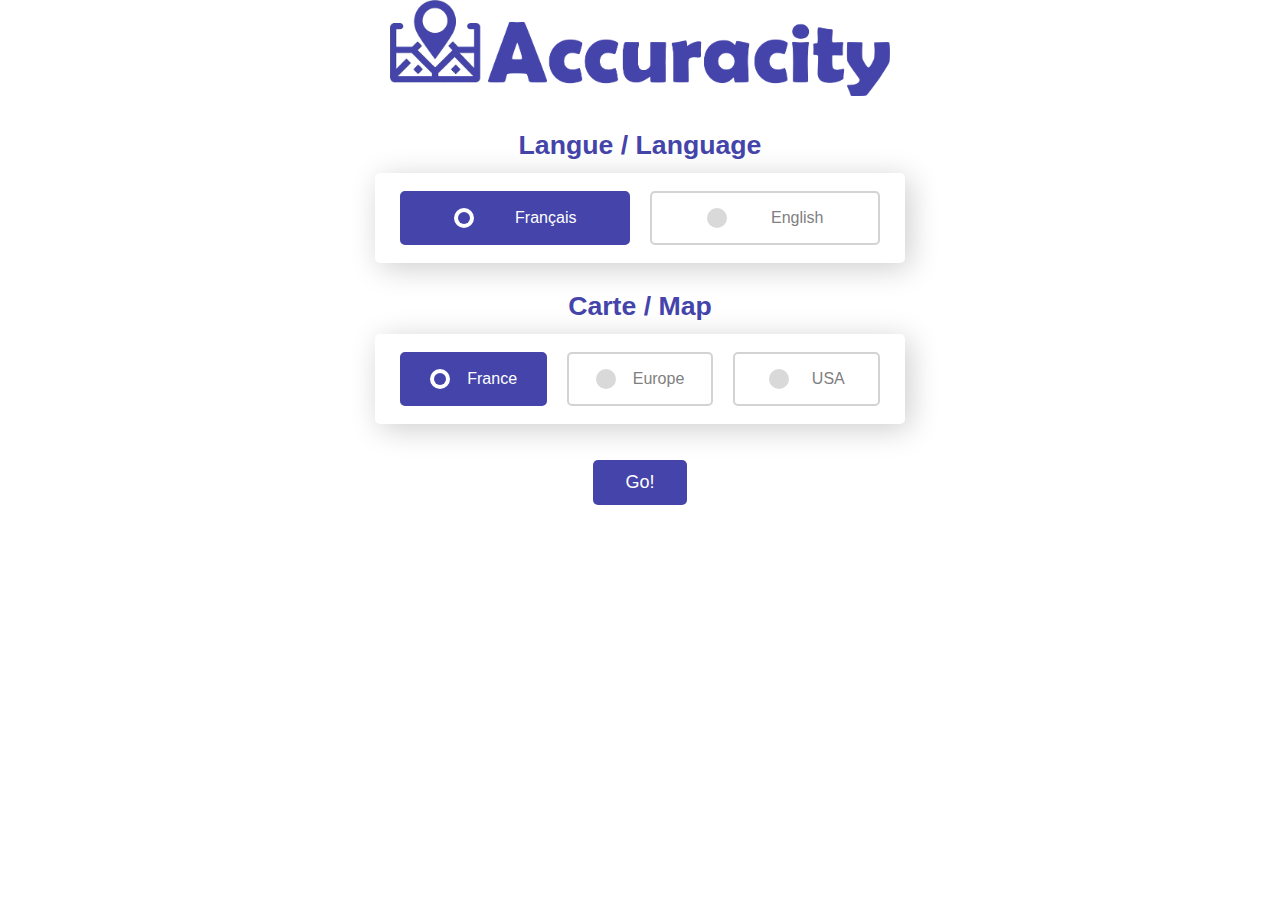
<file: index.html>
<!DOCTYPE html>
<html lang="en">
<head>
    <meta charset="UTF-8">
    <meta name="viewport" content="width=device-width, initial-scale=0.49">
  <meta name="description" content="AccuraCity est un jeu visant à positionner correctement des villes de France sur un fond de carte.">
  <meta name="robots" content="index,follow">
  <meta name="author" content="Olivier Genest">
  <title>AccuraCity – Locate cities on a map / Localisez des villes sur une carte</title>
  <link rel="apple-touch-icon" sizes="180x180" href="/apple-touch-icon.png">
  <link rel="icon" type="image/png" sizes="32x32" href="/favicon-32x32.png">
  <link rel="icon" type="image/png" sizes="16x16" href="/favicon-16x16.png">
  <link rel="manifest" href="/site.webmanifest">
    <style>
        body, html {
            height: 100%;
            margin: 0;
            display: flex;
            justify-content: center;
            align-items: center;
			font-size:24px;
        }

        .container {
            width: 100%;
            height: 100%;
        }

        .centered {
            text-align: center;
        }

		button {
		  background-color: #4444AA;
		  border: none;
		  color: white;
		  padding: 12px 32px;
		  text-decoration: none;
		  margin: 8px 4px;
		  cursor: pointer;
		  font-size:18px;
		  border-radius: 5px;
		}

		.wrapper{
		  display: inline-flex;
		  background: #fff;
		  height: 50px;
		  width: 500px;
		  align-items: center;
		  justify-content: space-evenly;
		  border-radius: 5px;
		  padding: 20px 15px;
		  box-shadow: 5px 5px 30px rgba(0,0,0,0.2);
		}
		.wrapper .option{
		  background: #fff;
		  height: 100%;
		  width: 100%;
		  display: flex;
		  align-items: center;
		  justify-content: space-evenly;
		  margin: 0 10px;
		  border-radius: 5px;
		  cursor: pointer;
		  padding: 0 10px;
		  border: 2px solid lightgrey;
		  transition: all 0.3s ease;
		}
		.wrapper .option .dot{
		  height: 20px;
		  width: 20px;
		  background: #d9d9d9;
		  border-radius: 50%;
		  position: relative;
		}
		.wrapper .option .dot::before{
		  position: absolute;
		  content: "";
		  top: 4px;
		  left: 4px;
		  width: 12px;
		  height: 12px;
		  background: #4444AA;
		  border-radius: 50%;
		  opacity: 0;
		  transform: scale(1.5);
		  transition: all 0.3s ease;
		}
		input[type="radio"]{
		  display: none;
		}
		.wrapper .option span{
		  font-size: 16px;
		  color: #808080;
		}

		#option-lang-1:checked:checked ~ .option-lang-1,
		#option-lang-2:checked:checked ~ .option-lang-2{
		  border-color: #4444AA;
		  background: #4444AA;
		}
		#option-lang-1:checked:checked ~ .option-lang-1 .dot,
		#option-lang-2:checked:checked ~ .option-lang-2 .dot{
		  background: #fff;
		}
		#option-lang-1:checked:checked ~ .option-lang-1 .dot::before,
		#option-lang-2:checked:checked ~ .option-lang-2 .dot::before{
		  opacity: 1;
		  transform: scale(1);
		}

		#option-lang-1:checked:checked ~ .option-lang-1 span,
		#option-lang-2:checked:checked ~ .option-lang-2 span{
		  color: #fff;
		}

		#option-map-1:checked:checked ~ .option-map-1,
		#option-map-2:checked:checked ~ .option-map-2,
		#option-map-3:checked:checked ~ .option-map-3{
		  border-color: #4444AA;
		  background: #4444AA;
		}
		#option-map-1:checked:checked ~ .option-map-1 .dot,
		#option-map-2:checked:checked ~ .option-map-2 .dot,
		#option-map-3:checked:checked ~ .option-map-3 .dot{
		  background: #fff;
		}
		#option-map-1:checked:checked ~ .option-map-1 .dot::before,
		#option-map-2:checked:checked ~ .option-map-2 .dot::before,
		#option-map-3:checked:checked ~ .option-map-3 .dot::before{
		  opacity: 1;
		  transform: scale(1);
		}

		#option-map-1:checked:checked ~ .option-map-1 span,
		#option-map-2:checked:checked ~ .option-map-2 span,
		#option-map-3:checked:checked ~ .option-map-3 span{
		  color: #fff;
		}

		div {
			font-family: Arial;
		}
		#logoimg {
			width:500px;
		}
    </style>
</head>
<body>
    <div class="container">
        <div class="centered">
		<img id="logoimg" src="logo2_txt.png" alt="AccuraCity logo">
		<br><br>
		<form action="game.html" method="get">
			<div style="color:#4444AA; font-weight: bold; font-size: 20pt; margin-bottom: 12px;">Langue / Language</div>
			<div class="wrapper">
			 <input type="radio" name="lang" id="option-lang-1" value="fr" checked>
			 <input type="radio" name="lang" id="option-lang-2" value="en" >
			   <label for="option-lang-1" class="option option-lang-1">
				 <span class="dot"></span>
				  <span>Français</span>
				  </label>
			   <label for="option-lang-2" class="option option-lang-2">
				  <span class="dot"></span>
				  <span>English</span>
			   </label>
			</div>
			<br>
			<br>
			<div style="color:#4444AA; font-weight: bold; font-size: 20pt; margin-bottom: 12px;">Carte / Map</div>
			<div class="wrapper">
			 <input type="radio" name="map" id="option-map-1" value="fr" checked>
			 <input type="radio" name="map" id="option-map-2" value="eu" >
			 <input type="radio" name="map" id="option-map-3" value="us" >
			   <label for="option-map-1" class="option option-map-1">
				  <span class="dot"></span>
				  <span>France</span>
				  </label>
			   <label for="option-map-2" class="option option-map-2">
				  <span class="dot"></span>
				  <span>Europe</span>
				  </label>
			   <label for="option-map-3" class="option option-map-3">
				  <span class="dot"></span>
				  <span>USA</span>
			   </label>
			</div>
			<br><br>
			<button type="submit">Go!</button>
			</form>
        </div>
    </div>
</body>
</html>
</file>
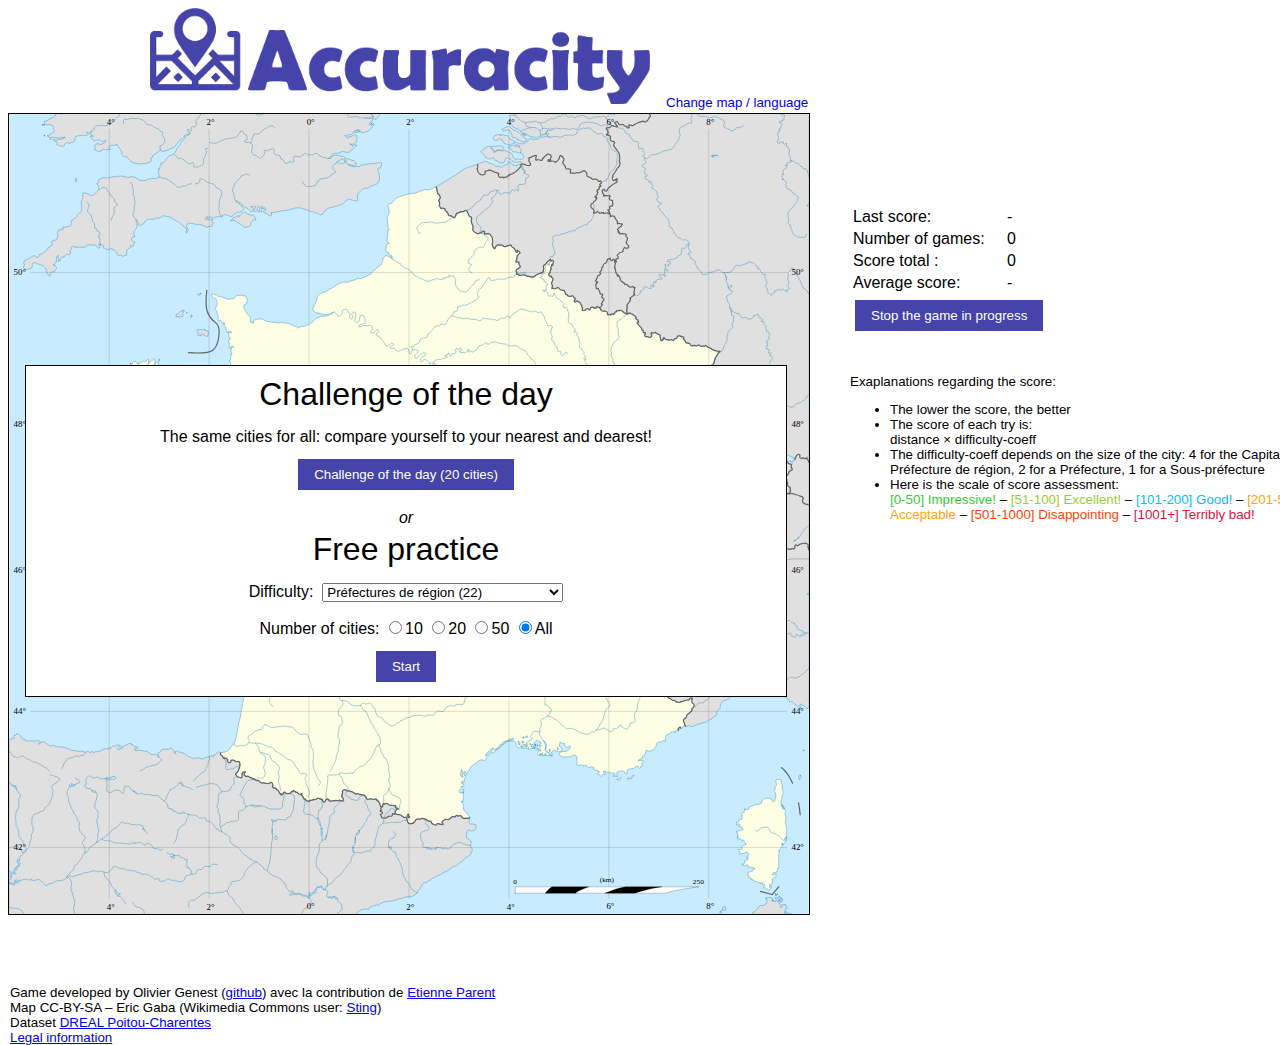
<file: game.html>
<!DOCTYPE html>
<html lang="en">
<head>
  <meta charset="UTF-8">
  <meta name="viewport" content="width=device-width, initial-scale=0.49">
  <meta name="description" content="AccuraCity – Locate cities on a map / Localisez des villes sur une carte">
  <meta name="robots" content="index,follow">
  <meta name="author" content="Olivier Genest">
  <title>AccuraCity – Locate cities on a map / Localisez des villes sur une carte</title>
  <link rel="stylesheet" href="styles.css">
  <link rel="apple-touch-icon" sizes="180x180" href="/apple-touch-icon.png">
  <link rel="icon" type="image/png" sizes="32x32" href="/favicon-32x32.png">
  <link rel="icon" type="image/png" sizes="16x16" href="/favicon-16x16.png">
  <link rel="manifest" href="/site.webmanifest">
  <script src="citydata.js" defer></script>
  <script src="citydataUS.js" defer></script>
  <script src="citydataEU.js" defer></script>
  <script src="i18n.js" defer></script>
  <script src="maps.js" defer></script>
  <script src="accuracity.js" defer></script>
  <script src="proj4.js"></script>
</head>
<body>

<div id="map">
	<img id="map-image" src="blank.png" alt="Map">
	<canvas id="myCanvas" width="800" height="800"></canvas>
</div>
<a href="index.html"><img id="logoimg" src="logo2_txt.png" alt="AccuraCity logo"><div id = "change">Change map / language</div></a>
<div id="target-info"></div>
<div id="click-coordinates"></div>
<div id="settings">
<span id="txtChallengeTitle">Défi du jour</span><br>
<span style="font-size:12pt;" id="txtChallenge">Les mêmes villes pour tous : comparez-vous à vos proches !</span><br>
<button id="defi">Défi du jour (20 villes)</button>
<br>
<span style="font-size:12pt;"><em><span id="txtOr">ou</span></em></span>
<br>
<span id="txtFreePracticeTitle">Pratique libre</span><br>
<span style="font-size:12pt;"><span id="txtDifficulty">Difficulté : </span></span>
<select id="diffSelect">
  <option id="txtEasy" value="22" selected>Facile : Préfectures de région uniquement (22 villes)</option>
  <option id="txtMedium" value="96">Moyen : Préfectures (96 villes)</option>
  <option id="txtHard" value="320">Difficile : Préfectures et sous-préfectures (320 villes)</option>
</select><br>
<span style="font-size:12pt;"><span id="txtNbCitiesTitle">Nombre de villes :</span>
<input type="radio" id="nbCity10" name="nbCity" value="10"><label for="nbCity10">10</label>
<input type="radio" id="nbCity20" name="nbCity" value="20"><label for="nbCity20">20</label>
<input type="radio" id="nbCity50" name="nbCity" value="50"><label for="nbCity50">50</label>
<input type="radio" id="nbCityAll" name="nbCity" value="999" checked><label for="nbCityAll"><span id="txtCitiesAll">Toutes</span></label>
	</span>
<br>
<button id="startGameButton">Démarrer</button>
</div>
<div id="finish">Partie terminée !</div>
<div id="score">
	<table style="width:400px">
	<tr><td style="width:150px" id="txtLastScore">Dernier score : </td><td id="last-score">-</td></tr>
	<tr><td id="txtNumberOfGames">Nombre de parties : </td><td id="nb-score">0</td></tr>
	<tr><td id="txtTotalScore">Score total : </td><td id="total-score">0</td></tr>
	<tr><td id="txtAverageScore">Score moyen : </td><td id="average-score">-</td></tr>
	<tr><td colspan=2><button id="resetScore">Arrêter la partie en cours</button></td></tr>
	</table>
	<br><br>
	<div style="font-size:10pt;" id="txtScoreExplanations">
	Explications concernant le score :
	<ul>
	<li>Plus un score est faible, meilleur il est</li>
	<li>Le score de chaque essai est égal à :<br>distance × coeff-difficulté</li>
	<li>Le coeff-difficulté dépend du type de ville : 4 pour la Capitale, 3 pour une Préfecture de région, 2 pour une Préfecture, 1 pour une Sous-préfecture</li>
	<li>Voici l'échelle d'appréciation d'un score : <br><span style="color:limegreen">[0-50] Impressionnant !</span> – <span style="color:yellowgreen">[51-100] Excellent !</span> – <span style="color:deepskyblue">[101-200] Bien !</span> – <br><span style="color:orange">[201-500] Acceptable</span> – <span style="color:orangered">[501-1000] Décevant</span> – <span style="color:crimson">[1001+] Nul !</span></li>
	</ul>
	</div>
</div>
<div id="credits"><span id="txtCreditsGame">Jeu développé par Olivier Genest</span> (<a href="https://github.com/accuracity/accuracity" target="_blank">github</a>) avec la contribution de <a href="https://github.com/etienneparent" target="_blank">Etienne Parent</a><br><span id="txtCreditsMap">Fond de carte CC-BY-SA – Auteur Eric Gaba (Wikimedia Commons user: <a href="https://commons.wikimedia.org/wiki/User:Sting" target="_blank">Sting</a>)</span><br><span id="txtCreditsDataset">Jeu de données <a href="https://datastory-datactivist.opendatasoft.com/explore/dataset/dreal/information/" target="_blank">DREAL Poitou-Charentes</a></span><br>
<a href="mentions.html" target="_blank"><span id="txtLegalMentions">Mentions légales</span></a></div>
</body>
</html>
</file>
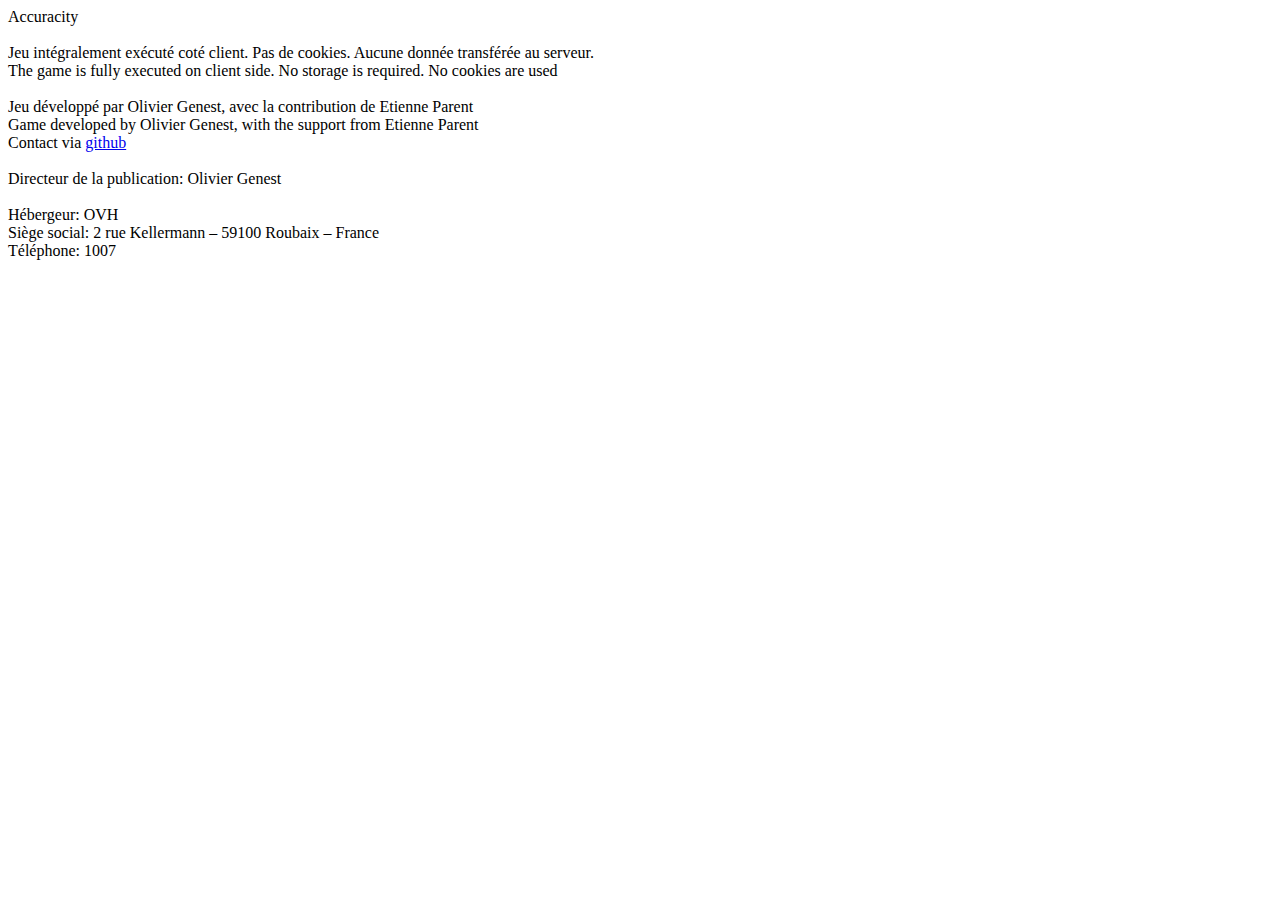
<file: mentions.html>
<!DOCTYPE html>
<html lang="fr">
<head>
  <meta charset="UTF-8">
  <meta name="viewport" content="width=device-width, initial-scale=1.0">
  <meta name="description" content="AccuraCity est un jeu visant à positionner correctement des villes de France sur un fond de carte.">
  <meta name="robots" content="index,follow">
  <meta name="author" content="Olivier Genest">
  <title>AccuraCity – Mentions légales</title>
</head>
<body>
Accuracity<br>
<br>
Jeu intégralement exécuté coté client. Pas de cookies. Aucune donnée transférée au serveur.<br>
The game is fully executed on client side. No storage is required. No cookies are used<br>
<br>
Jeu développé par Olivier Genest, avec la contribution de Etienne Parent<br>
Game developed by Olivier Genest, with the support from Etienne Parent <br>
Contact via <a href="https://github.com/accuracity/accuracity" target="_blank">github</a><br>
<br>
Directeur de la publication: Olivier Genest<br>
<br>
Hébergeur: OVH<br>
Siège social: 2 rue Kellermann – 59100 Roubaix – France<br>
Téléphone: 1007<br>
</body>
</html>
</file>
<file: styles.css>
div {
	font-family: Arial;
}
#map img {
  width: 100%;
  height: 100%;
  border: solid 1px;
}
#map {
	position: relative;
	width: 800px; /* Largeur de votre image */
	height: 800px; /* Hauteur de votre image */
}
#map-image, #myCanvas {
	position: absolute;
	top: 105px;
	left: 0;
}
#logoimg {
	width:500px;
	position: absolute;
	top: 8px;
	left: 150px;;
}
#change {
	text-align:right;
	position: absolute;
	top: 95px;
	left:666px;
	font-size: 10pt;
}
#click-coordinates {
  position: absolute;
  top: 165px;
  left: 850px;
  width: 400px;
}
#settings {
  border:solid 1px;
  margin:-10px;
  padding:10px;
  position: absolute;
  top: 375px;
  left: 35px;
  font-size:24pt;
  width: 740px;
  background-color: white;
  text-align: center;
}
#finish {
  border:solid 1px;
  margin:-10px;
  padding:10px;
  position: absolute;
  top: 155px;
  left: 35px;
  font-size:20pt;
  width: 740px;
  background-color: white;
  text-align: center;
  display:none;
}
#credits {
  position: absolute;
  top: 985px;
  left: 10px;
  width: 800px;
  font-size:10pt;
}
#score {
  position: absolute;
  top: 205px;
  left: 850px;
  width: 500px;
}
#target-info {
  border:solid 1px;
  margin:-5px;
  padding:5px;
  position: absolute;
  top: 135px;
  left: 35px;
  font-size:24pt;
  width: 740px;
  background-color: white;
  text-align: center;
  display:none; /* On affiche seulement après avoir sélectionné le niveau */
}
.click-point {
  position: absolute;
  width: 8px;
  height: 8px;
  background-color: red;
  border-radius: 50%;
  transform: translate(-50%, -50%); /* Centrer le point */
}
.target-point {
  position: absolute;
  width: 8px;
  height: 8px;
  background-color: green;
  border-radius: 50%;
  transform: translate(-50%, -50%); /* Centrer le point */
}
.target-text {
  position: absolute;
  font-size: 10pt;
}
.distance-text {
  position: absolute;
  font-size: 10pt;
}

button {
  background-color: #4444AA;
  border: none;
  color: white;
  padding: 8px 16px;
  text-decoration: none;
  margin: 4px 2px;
  cursor: pointer;
}

@media only screen and (max-width: 819px) { /* Pour les écrans de moins de 820px de large */
	#credits {
	  top: 1450px;
	  width: 800px;
	}
	#score {
	  top: 1005px;
	  left: 10px;
	  width: 800px;
	}
	#click-coordinates {
	  position: absolute;
	  top: 935px;
	  left: 10px;
	  width: 800px;
	}
}
</file>
